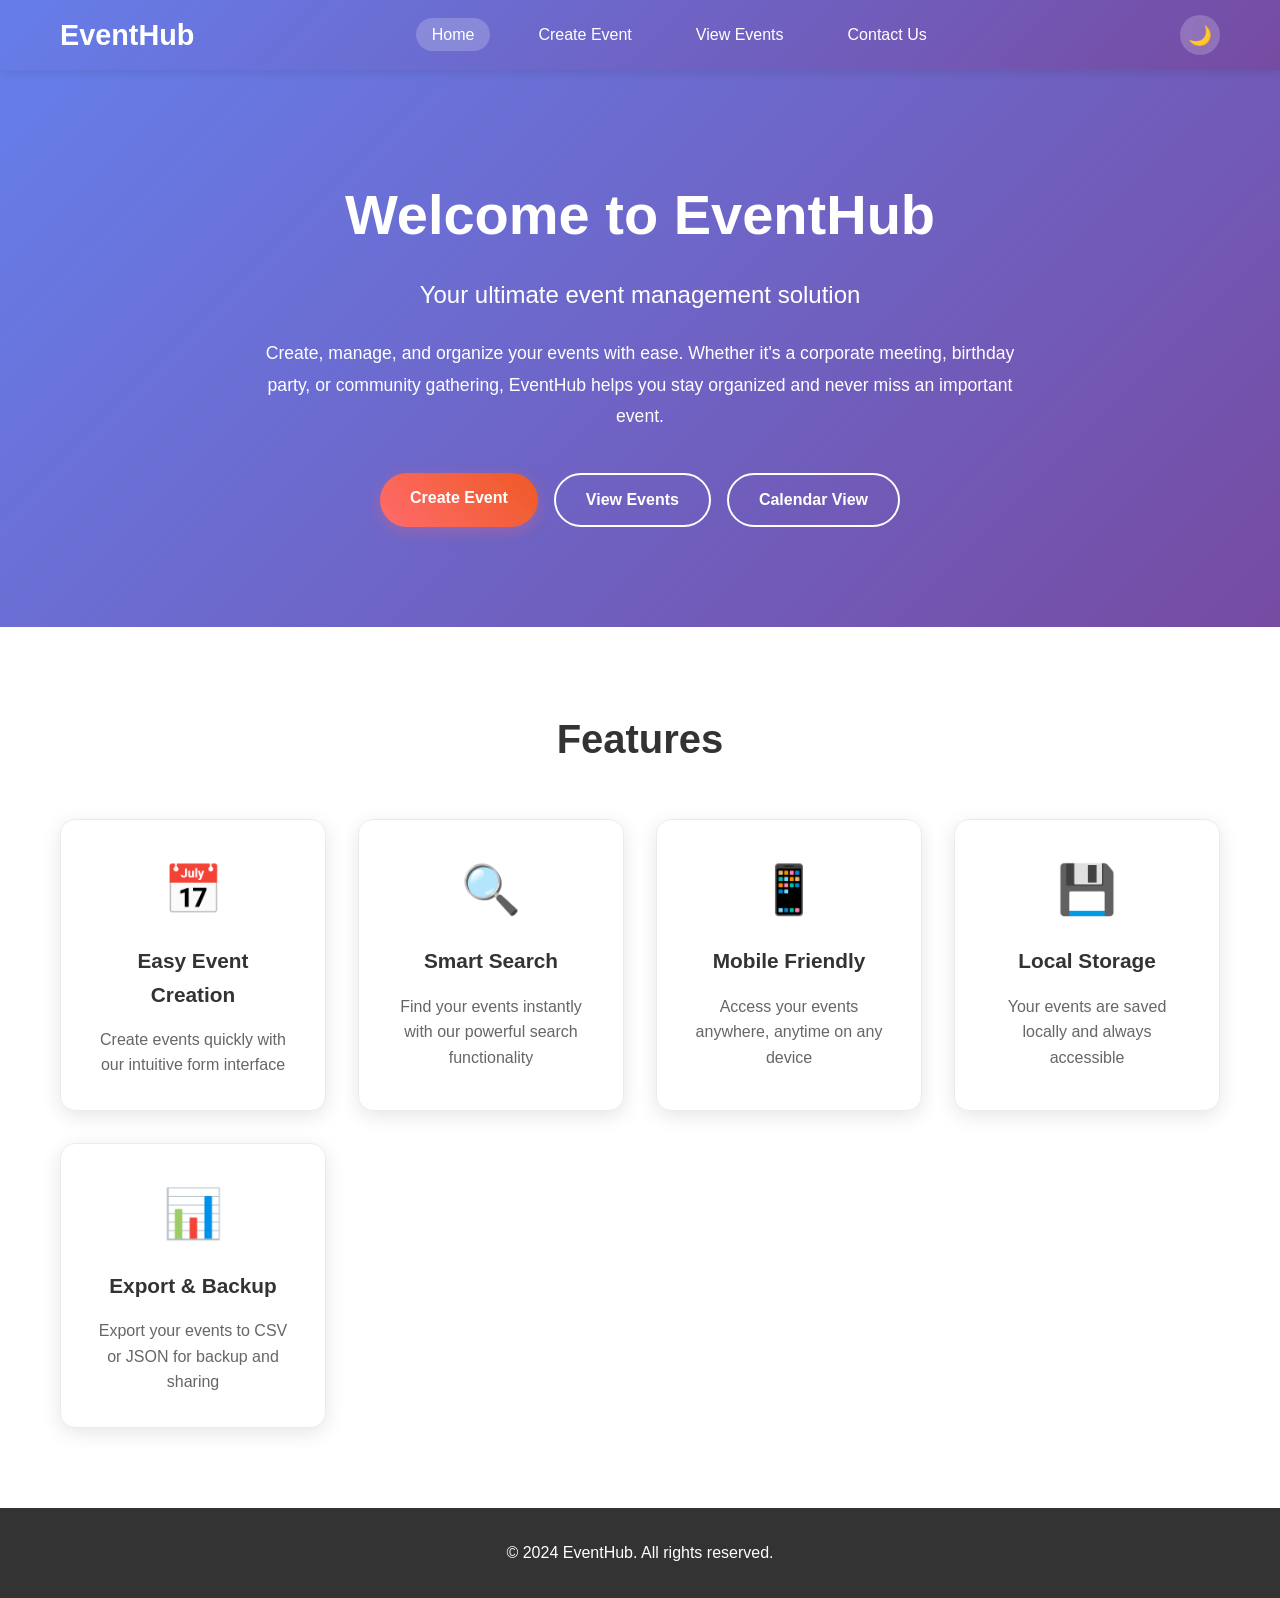
<file: index.html>
<!DOCTYPE html>
<html lang="en">
<head>
    <meta charset="UTF-8">
    <meta name="viewport" content="width=device-width, initial-scale=1.0">
    <title>Event Management System</title>
    <link rel="stylesheet" href="styles.css">
</head>
<body>
    <header>
        <nav class="navbar">
            <div class="nav-container">
                <div class="nav-logo">
                    <h2>EventHub</h2>
                </div>
                <ul class="nav-menu">
                    <li class="nav-item">
                        <a href="index.html" class="nav-link active">Home</a>
                    </li>
                    <li class="nav-item">
                        <a href="create-event.html" class="nav-link">Create Event</a>
                    </li>
                    <li class="nav-item">
                        <a href="view-events.html" class="nav-link">View Events</a>
                    </li>
                    <li class="nav-item">
                        <a href="contact.html" class="nav-link">Contact Us</a>
                    </li>
                </ul>
                <div class="theme-toggle">
                    <button id="themeToggle" class="theme-btn" aria-label="Toggle dark mode">
                        <span class="theme-icon">🌙</span>
                    </button>
                </div>
                <div class="hamburger">
                    <span class="bar"></span>
                    <span class="bar"></span>
                    <span class="bar"></span>
                </div>
            </div>
        </nav>
    </header>

    <main>
        <section class="hero">
            <div class="hero-content">
                <h1 class="hero-title">Welcome to EventHub</h1>
                <p class="hero-subtitle">Your ultimate event management solution</p>
                <p class="hero-description">
                    Create, manage, and organize your events with ease. Whether it's a corporate meeting, 
                    birthday party, or community gathering, EventHub helps you stay organized and never miss an important event.
                </p>
                <div class="hero-buttons">
                    <a href="create-event.html" class="btn btn-primary">Create Event</a>
                    <a href="view-events.html" class="btn btn-secondary">View Events</a>
                    <a href="calendar.html" class="btn btn-secondary">Calendar View</a>
                </div>
            </div>
        </section>

        <section class="features">
            <div class="container">
                <h2 class="section-title">Features</h2>
                <div class="features-grid">
                    <article class="feature-card">
                        <div class="feature-icon">📅</div>
                        <h3>Easy Event Creation</h3>
                        <p>Create events quickly with our intuitive form interface</p>
                    </article>
                    <article class="feature-card">
                        <div class="feature-icon">🔍</div>
                        <h3>Smart Search</h3>
                        <p>Find your events instantly with our powerful search functionality</p>
                    </article>
                    <article class="feature-card">
                        <div class="feature-icon">📱</div>
                        <h3>Mobile Friendly</h3>
                        <p>Access your events anywhere, anytime on any device</p>
                    </article>
                    <article class="feature-card">
                        <div class="feature-icon">💾</div>
                        <h3>Local Storage</h3>
                        <p>Your events are saved locally and always accessible</p>
                    </article>
                    <article class="feature-card">
                        <div class="feature-icon">📊</div>
                        <h3>Export & Backup</h3>
                        <p>Export your events to CSV or JSON for backup and sharing</p>
                    </article>
                </div>
            </div>
        </section>
    </main>

    <footer>
        <div class="container">
            <p>&copy; 2024 EventHub. All rights reserved.</p>
        </div>
    </footer>

    <script src="script.js"></script>
</body>
</html>
</file>
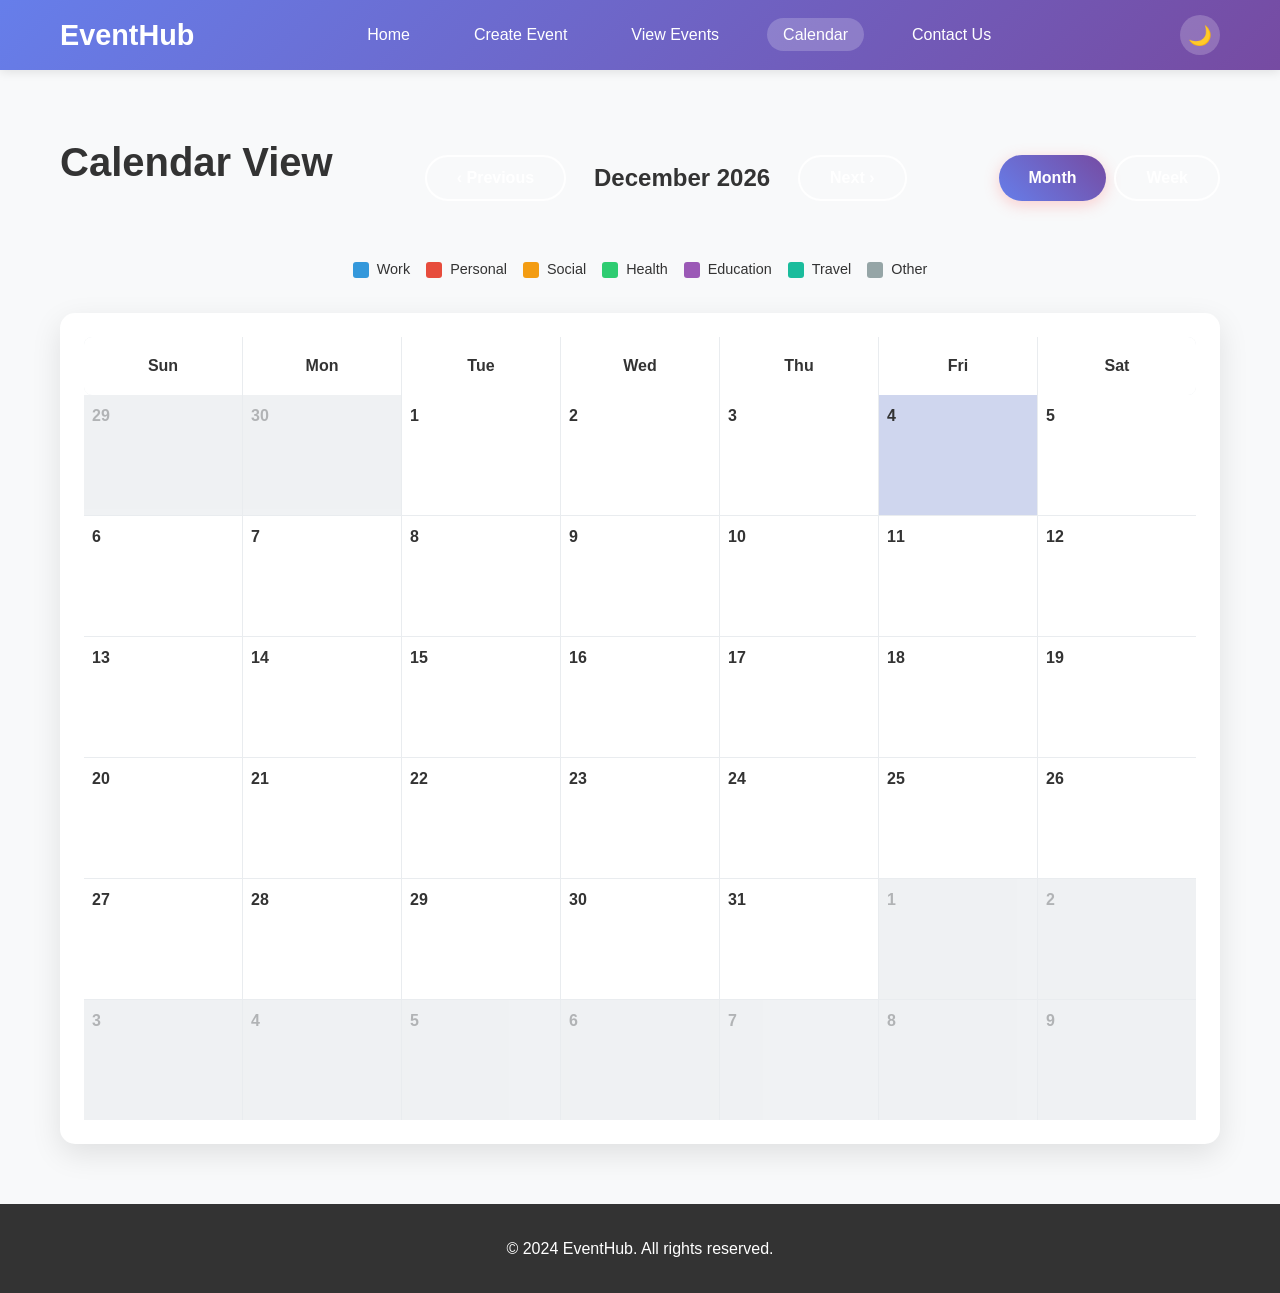
<file: calendar.html>
<!DOCTYPE html>
<html lang="en">
<head>
    <meta charset="UTF-8">
    <meta name="viewport" content="width=device-width, initial-scale=1.0">
    <title>Calendar View - EventHub</title>
    <link rel="stylesheet" href="styles.css">
</head>
<body>
    <header>
        <nav class="navbar">
            <div class="nav-container">
                <div class="nav-logo">
                    <h2>EventHub</h2>
                </div>
                <ul class="nav-menu">
                    <li class="nav-item">
                        <a href="index.html" class="nav-link">Home</a>
                    </li>
                    <li class="nav-item">
                        <a href="create-event.html" class="nav-link">Create Event</a>
                    </li>
                    <li class="nav-item">
                        <a href="view-events.html" class="nav-link">View Events</a>
                    </li>
                    <li class="nav-item">
                        <a href="calendar.html" class="nav-link active">Calendar</a>
                    </li>
                    <li class="nav-item">
                        <a href="contact.html" class="nav-link">Contact Us</a>
                    </li>
                </ul>
                <div class="theme-toggle">
                    <button id="themeToggle" class="theme-btn" aria-label="Toggle dark mode">
                        <span class="theme-icon">🌙</span>
                    </button>
                </div>
                <div class="hamburger">
                    <span class="bar"></span>
                    <span class="bar"></span>
                    <span class="bar"></span>
                </div>
            </div>
        </nav>
    </header>

    <main>
        <section class="calendar-section">
            <div class="container">
                <div class="calendar-header">
                    <h1 class="page-title">Calendar View</h1>
                    <div class="calendar-controls">
                        <button id="prevMonth" class="btn btn-secondary">‹ Previous</button>
                        <h2 id="currentMonth" class="current-month"></h2>
                        <button id="nextMonth" class="btn btn-secondary">Next ›</button>
                    </div>
                    <div class="view-toggle">
                        <button id="monthView" class="btn btn-primary active">Month</button>
                        <button id="weekView" class="btn btn-secondary">Week</button>
                    </div>
                </div>

                <div class="calendar-legend">
                    <div class="legend-item">
                        <span class="legend-color work"></span>
                        <span>Work</span>
                    </div>
                    <div class="legend-item">
                        <span class="legend-color personal"></span>
                        <span>Personal</span>
                    </div>
                    <div class="legend-item">
                        <span class="legend-color social"></span>
                        <span>Social</span>
                    </div>
                    <div class="legend-item">
                        <span class="legend-color health"></span>
                        <span>Health</span>
                    </div>
                    <div class="legend-item">
                        <span class="legend-color education"></span>
                        <span>Education</span>
                    </div>
                    <div class="legend-item">
                        <span class="legend-color travel"></span>
                        <span>Travel</span>
                    </div>
                    <div class="legend-item">
                        <span class="legend-color other"></span>
                        <span>Other</span>
                    </div>
                </div>

                <div id="calendarContainer" class="calendar-container">
                    <div id="monthViewContainer" class="month-view">
                        <div class="calendar-grid">
                            <div class="day-header">Sun</div>
                            <div class="day-header">Mon</div>
                            <div class="day-header">Tue</div>
                            <div class="day-header">Wed</div>
                            <div class="day-header">Thu</div>
                            <div class="day-header">Fri</div>
                            <div class="day-header">Sat</div>
                        </div>
                        <div id="calendarDays" class="calendar-days"></div>
                    </div>

                    <div id="weekViewContainer" class="week-view" style="display: none;">
                        <div class="week-grid">
                            <div class="time-column">
                                <div class="time-slot">12 AM</div>
                                <div class="time-slot">1 AM</div>
                                <div class="time-slot">2 AM</div>
                                <div class="time-slot">3 AM</div>
                                <div class="time-slot">4 AM</div>
                                <div class="time-slot">5 AM</div>
                                <div class="time-slot">6 AM</div>
                                <div class="time-slot">7 AM</div>
                                <div class="time-slot">8 AM</div>
                                <div class="time-slot">9 AM</div>
                                <div class="time-slot">10 AM</div>
                                <div class="time-slot">11 AM</div>
                                <div class="time-slot">12 PM</div>
                                <div class="time-slot">1 PM</div>
                                <div class="time-slot">2 PM</div>
                                <div class="time-slot">3 PM</div>
                                <div class="time-slot">4 PM</div>
                                <div class="time-slot">5 PM</div>
                                <div class="time-slot">6 PM</div>
                                <div class="time-slot">7 PM</div>
                                <div class="time-slot">8 PM</div>
                                <div class="time-slot">9 PM</div>
                                <div class="time-slot">10 PM</div>
                                <div class="time-slot">11 PM</div>
                            </div>
                            <div id="weekDays" class="week-days"></div>
                        </div>
                    </div>
                </div>
            </div>
        </section>
    </main>

    <footer>
        <div class="container">
            <p>&copy; 2024 EventHub. All rights reserved.</p>
        </div>
    </footer>

    <!-- Event Details Modal -->
    <div id="eventDetailsModal" class="modal">
        <div class="modal-content">
            <span class="close">&times;</span>
            <div id="eventDetailsContent"></div>
            <div class="modal-buttons">
                <button id="editEventBtn" class="btn btn-primary">Edit Event</button>
                <button id="deleteEventBtn" class="btn btn-danger">Delete Event</button>
                <button class="btn btn-secondary" onclick="closeEventDetailsModal()">Close</button>
            </div>
        </div>
    </div>

    <script src="script.js"></script>
</body>
</html>
</file>
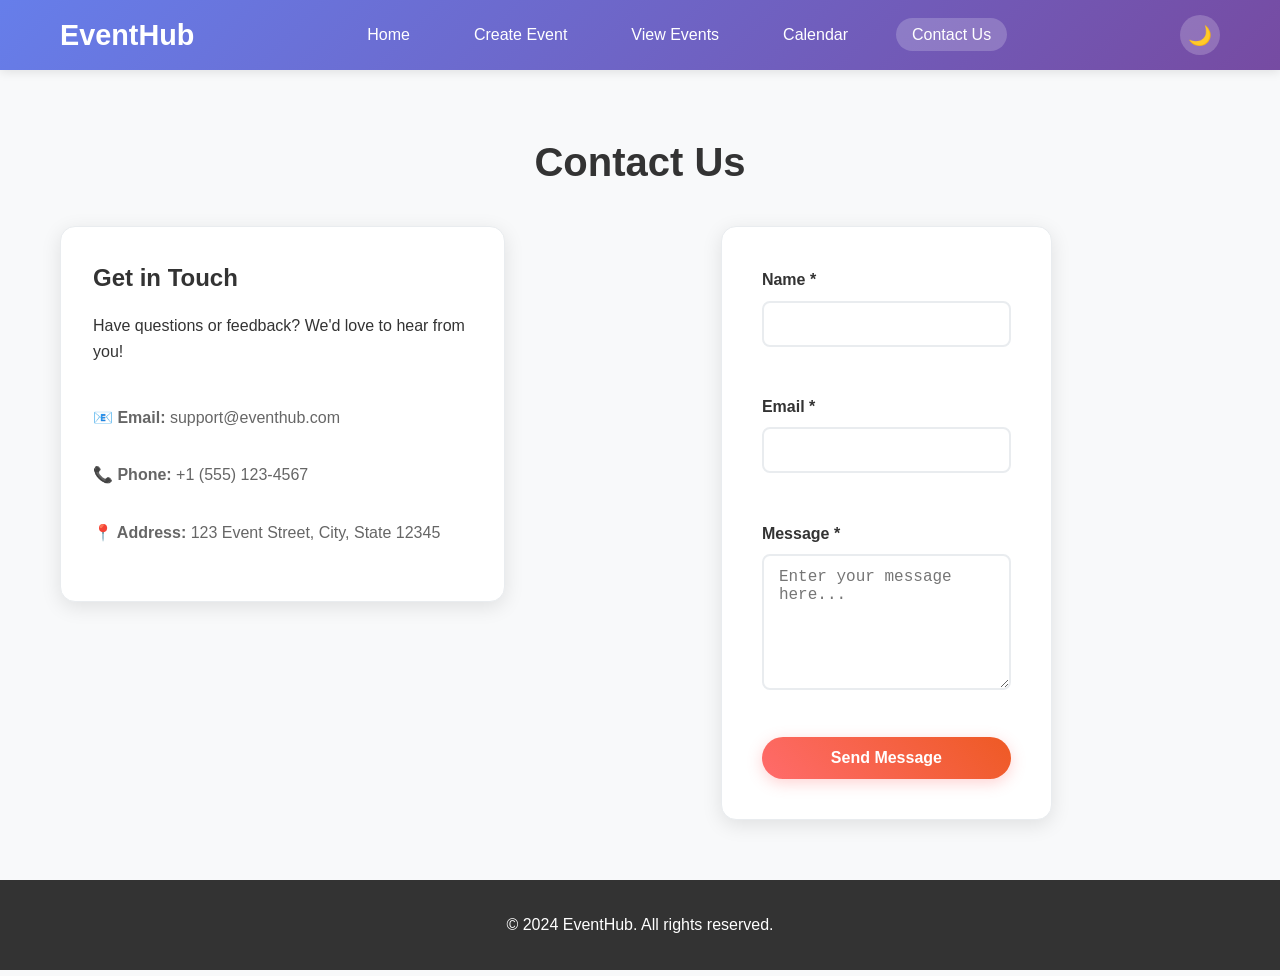
<file: contact.html>
<!DOCTYPE html>
<html lang="en">
<head>
    <meta charset="UTF-8">
    <meta name="viewport" content="width=device-width, initial-scale=1.0">
    <title>Contact Us - EventHub</title>
    <link rel="stylesheet" href="styles.css">
</head>
<body>
    <header>
        <nav class="navbar">
            <div class="nav-container">
                <div class="nav-logo">
                    <h2>EventHub</h2>
                </div>
                <ul class="nav-menu">
                    <li class="nav-item">
                        <a href="index.html" class="nav-link">Home</a>
                    </li>
                    <li class="nav-item">
                        <a href="create-event.html" class="nav-link">Create Event</a>
                    </li>
                    <li class="nav-item">
                        <a href="view-events.html" class="nav-link">View Events</a>
                    </li>
                    <li class="nav-item">
                        <a href="calendar.html" class="nav-link">Calendar</a>
                    </li>
                    <li class="nav-item">
                        <a href="contact.html" class="nav-link active">Contact Us</a>
                    </li>
                </ul>
                <div class="theme-toggle">
                    <button id="themeToggle" class="theme-btn" aria-label="Toggle dark mode">
                        <span class="theme-icon">🌙</span>
                    </button>
                </div>
                <div class="hamburger">
                    <span class="bar"></span>
                    <span class="bar"></span>
                    <span class="bar"></span>
                </div>
            </div>
        </nav>
    </header>

    <main>
        <section class="form-section">
            <div class="container">
                <h1 class="page-title">Contact Us</h1>
                <div class="contact-content">
                    <div class="contact-info">
                        <h3>Get in Touch</h3>
                        <p>Have questions or feedback? We'd love to hear from you!</p>
                        <div class="contact-details">
                            <div class="contact-item">
                                <strong>📧 Email:</strong> support@eventhub.com
                            </div>
                            <div class="contact-item">
                                <strong>📞 Phone:</strong> +1 (555) 123-4567
                            </div>
                            <div class="contact-item">
                                <strong>📍 Address:</strong> 123 Event Street, City, State 12345
                            </div>
                        </div>
                    </div>
                    
                    <div class="form-container">
                        <form id="contactForm" class="contact-form">
                            <div class="form-group">
                                <label for="contactName">Name *</label>
                                <input type="text" id="contactName" name="contactName" required>
                                <span class="error-message" id="contactNameError"></span>
                            </div>

                            <div class="form-group">
                                <label for="contactEmail">Email *</label>
                                <input type="email" id="contactEmail" name="contactEmail" required>
                                <span class="error-message" id="contactEmailError"></span>
                            </div>

                            <div class="form-group">
                                <label for="contactMessage">Message *</label>
                                <textarea id="contactMessage" name="contactMessage" rows="6" required placeholder="Enter your message here..."></textarea>
                                <span class="error-message" id="contactMessageError"></span>
                            </div>

                            <button type="submit" class="btn btn-primary btn-full">Send Message</button>
                        </form>
                    </div>
                </div>
            </div>
        </section>
    </main>

    <footer>
        <div class="container">
            <p>&copy; 2024 EventHub. All rights reserved.</p>
        </div>
    </footer>

    <script src="script.js"></script>
</body>
</html>
</file>
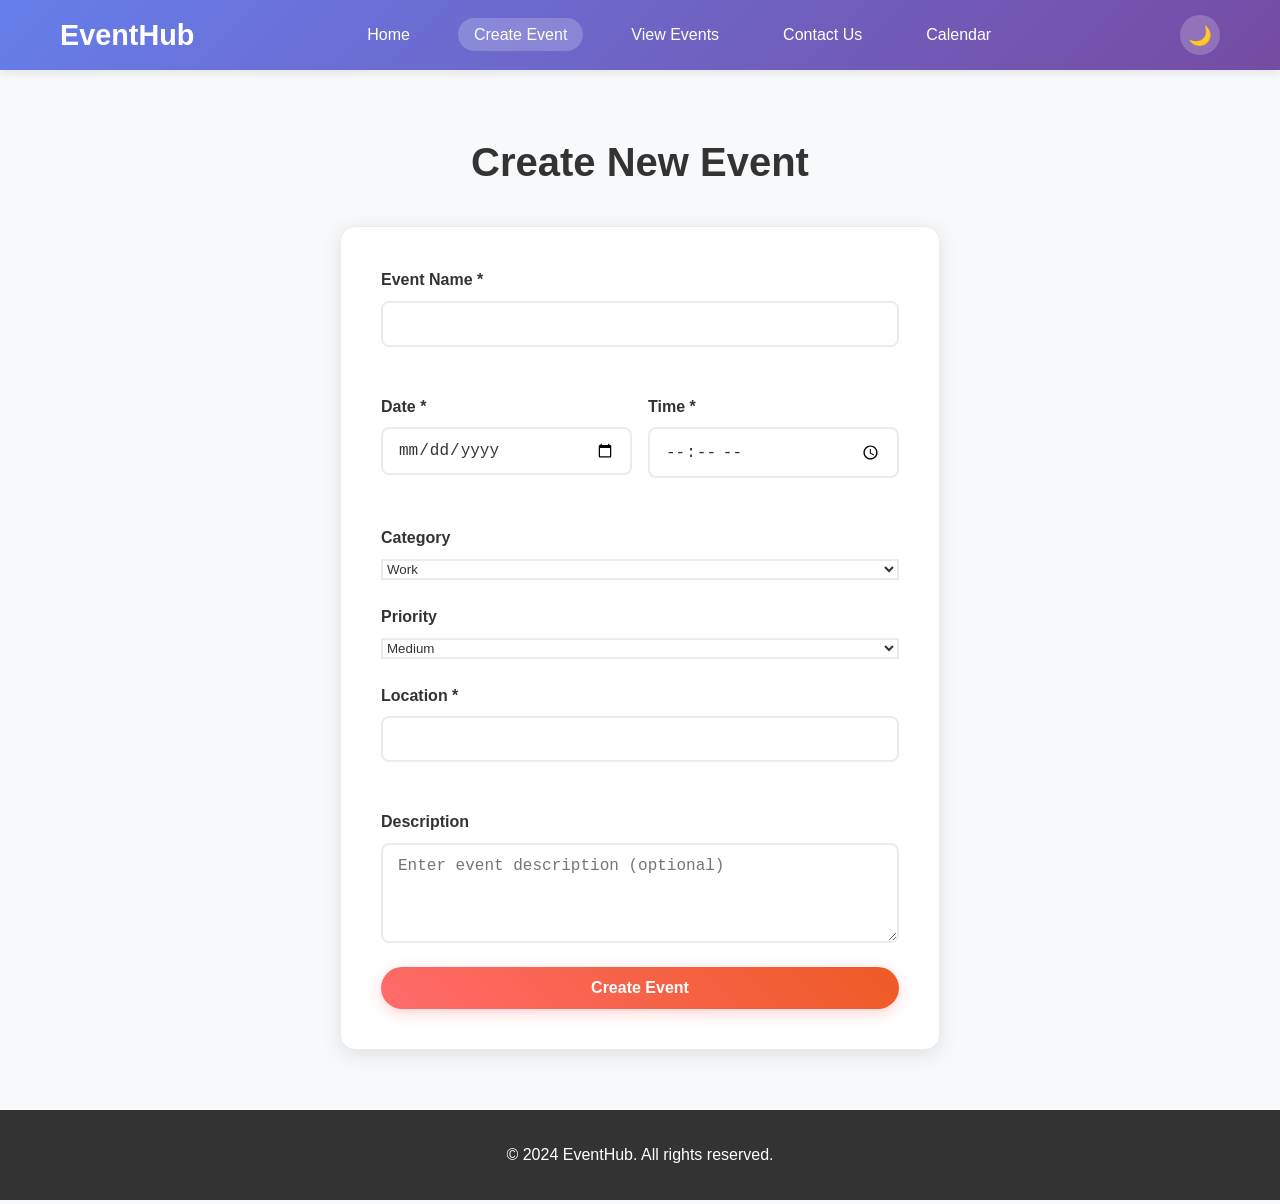
<file: create-event.html>
<!DOCTYPE html>
<html lang="en">
<head>
    <meta charset="UTF-8">
    <meta name="viewport" content="width=device-width, initial-scale=1.0">
    <title>Create Event - EventHub</title>
    <link rel="stylesheet" href="styles.css">
</head>
<body>
    <header>
        <nav class="navbar">
            <div class="nav-container">
                <div class="nav-logo">
                    <h2>EventHub</h2>
                </div>
                <ul class="nav-menu">
                    <li class="nav-item">
                        <a href="index.html" class="nav-link">Home</a>
                    </li>
                    <li class="nav-item">
                        <a href="create-event.html" class="nav-link active">Create Event</a>
                    </li>
                    <li class="nav-item">
                        <a href="view-events.html" class="nav-link">View Events</a>
                    </li>
                    <li class="nav-item">
                        <a href="contact.html" class="nav-link">Contact Us</a>
                    </li>
                    <li class="nav-item">
                        <a href="calendar.html" class="nav-link">Calendar</a>
                    </li>
                </ul>
                <div class="theme-toggle">
                    <button id="themeToggle" class="theme-btn" aria-label="Toggle dark mode">
                        <span class="theme-icon">🌙</span>
                    </button>
                </div>
                <div class="hamburger">
                    <span class="bar"></span>
                    <span class="bar"></span>
                    <span class="bar"></span>
                </div>
            </div>
        </nav>
    </header>

    <main>
        <section class="form-section">
            <div class="container">
                <h1 class="page-title">Create New Event</h1>
                <div class="form-container">
                    <form id="eventForm" class="event-form">
                        <div class="form-group">
                            <label for="eventName">Event Name *</label>
                            <input type="text" id="eventName" name="eventName" required>
                            <span class="error-message" id="eventNameError"></span>
                        </div>

                        <div class="form-row">
                            <div class="form-group">
                                <label for="eventDate">Date *</label>
                                <input type="date" id="eventDate" name="eventDate" required>
                                <span class="error-message" id="eventDateError"></span>
                            </div>
                            <div class="form-group">
                                <label for="eventTime">Time *</label>
                                <input type="time" id="eventTime" name="eventTime" required>
                                <span class="error-message" id="eventTimeError"></span>
                            </div>
                        </div>

                        <div class="form-group">
                            <label for="eventCategory">Category</label>
                            <select id="eventCategory" name="eventCategory">
                                <option value="work">Work</option>
                                <option value="personal">Personal</option>
                                <option value="social">Social</option>
                                <option value="health">Health</option>
                                <option value="education">Education</option>
                                <option value="travel">Travel</option>
                                <option value="other">Other</option>
                            </select>
                        </div>

                        <div class="form-group">
                            <label for="eventPriority">Priority</label>
                            <select id="eventPriority" name="eventPriority">
                                <option value="low">Low</option>
                                <option value="medium" selected>Medium</option>
                                <option value="high">High</option>
                            </select>
                        </div>

                        <div class="form-group">
                            <label for="eventLocation">Location *</label>
                            <input type="text" id="eventLocation" name="eventLocation" required>
                            <span class="error-message" id="eventLocationError"></span>
                        </div>

                        <div class="form-group">
                            <label for="eventDescription">Description</label>
                            <textarea id="eventDescription" name="eventDescription" rows="4" placeholder="Enter event description (optional)"></textarea>
                        </div>

                        <button type="submit" class="btn btn-primary btn-full">Create Event</button>
                    </form>
                </div>
            </div>
        </section>
    </main>

    <footer>
        <div class="container">
            <p>&copy; 2024 EventHub. All rights reserved.</p>
        </div>
    </footer>

    <div id="successModal" class="modal">
        <div class="modal-content">
            <span class="close">&times;</span>
            <h2>Success!</h2>
            <p>Your event has been created successfully.</p>
            <div class="modal-buttons">
                <a href="view-events.html" class="btn btn-primary">View Events</a>
                <button class="btn btn-secondary" onclick="closeModal()">Create Another</button>
            </div>
        </div>
    </div>

    <script src="script.js"></script>
</body>
</html>
</file>
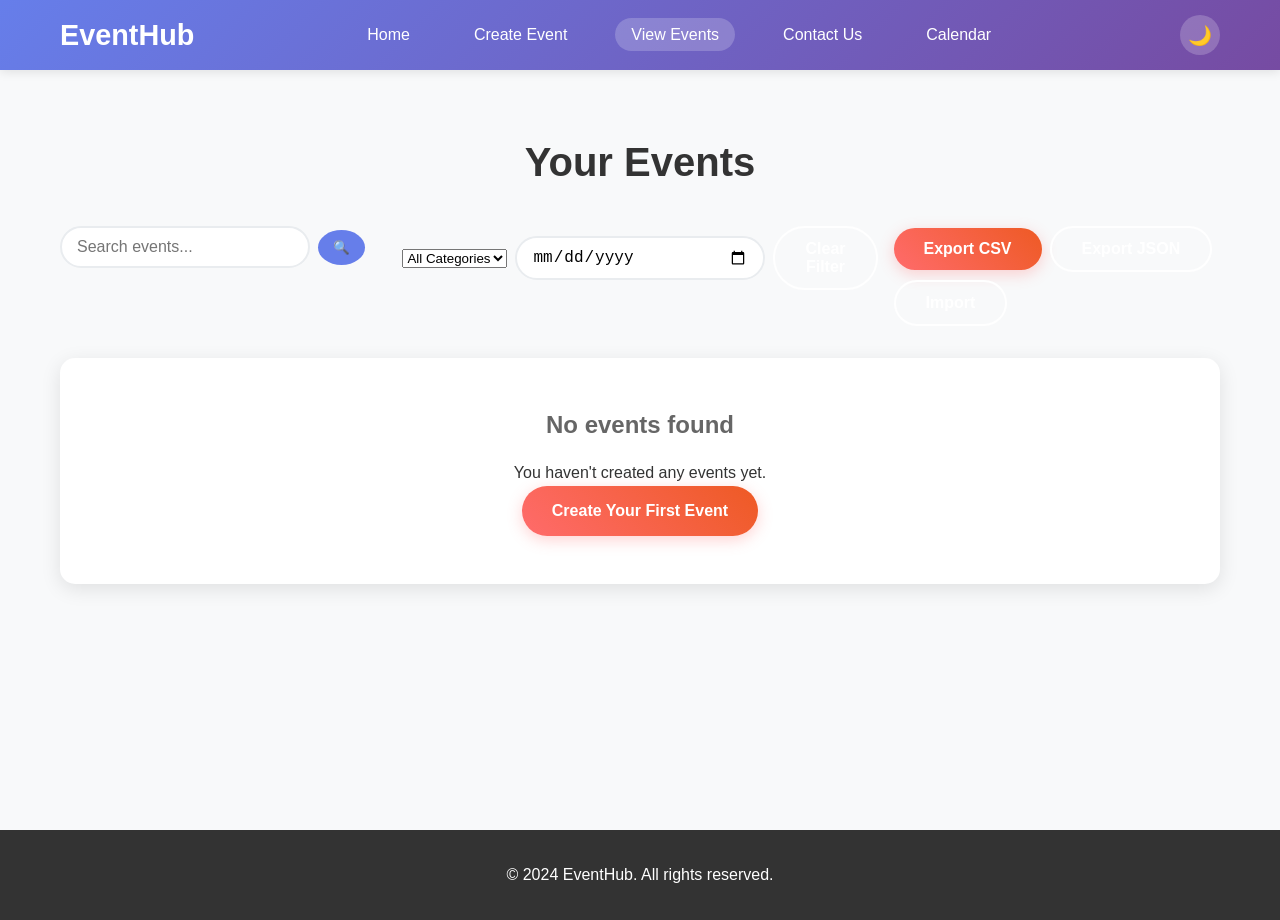
<file: edit-event.html>
<!DOCTYPE html>
<html lang="en">
<head>
    <meta charset="UTF-8">
    <meta name="viewport" content="width=device-width, initial-scale=1.0">
    <title>Edit Event - EventHub</title>
    <link rel="stylesheet" href="styles.css">
</head>
<body>
    <header>
        <nav class="navbar">
            <div class="nav-container">
                <div class="nav-logo">
                    <h2>EventHub</h2>
                </div>
                <ul class="nav-menu">
                    <li class="nav-item">
                        <a href="index.html" class="nav-link">Home</a>
                    </li>
                    <li class="nav-item">
                        <a href="create-event.html" class="nav-link">Create Event</a>
                    </li>
                    <li class="nav-item">
                        <a href="view-events.html" class="nav-link">View Events</a>
                    </li>
                    <li class="nav-item">
                        <a href="calendar.html" class="nav-link">Calendar</a>
                    </li>
                    <li class="nav-item">
                        <a href="contact.html" class="nav-link">Contact Us</a>
                    </li>
                </ul>
                <div class="theme-toggle">
                    <button id="themeToggle" class="theme-btn" aria-label="Toggle dark mode">
                        <span class="theme-icon">🌙</span>
                    </button>
                </div>
                <div class="hamburger">
                    <span class="bar"></span>
                    <span class="bar"></span>
                    <span class="bar"></span>
                </div>
            </div>
        </nav>
    </header>

    <main>
        <section class="form-section">
            <div class="container">
                <h1 class="page-title">Edit Event</h1>
                <div class="form-container">
                    <form id="editEventForm" class="event-form">
                        <input type="hidden" id="eventId" name="eventId">
                        
                        <div class="form-group">
                            <label for="eventName">Event Name *</label>
                            <input type="text" id="eventName" name="eventName" required>
                            <span class="error-message" id="eventNameError"></span>
                        </div>

                        <div class="form-row">
                            <div class="form-group">
                                <label for="eventDate">Date *</label>
                                <input type="date" id="eventDate" name="eventDate" required>
                                <span class="error-message" id="eventDateError"></span>
                            </div>
                            <div class="form-group">
                                <label for="eventTime">Time *</label>
                                <input type="time" id="eventTime" name="eventTime" required>
                                <span class="error-message" id="eventTimeError"></span>
                            </div>
                        </div>

                        <div class="form-group">
                            <label for="eventCategory">Category</label>
                            <select id="eventCategory" name="eventCategory">
                                <option value="work">Work</option>
                                <option value="personal">Personal</option>
                                <option value="social">Social</option>
                                <option value="health">Health</option>
                                <option value="education">Education</option>
                                <option value="travel">Travel</option>
                                <option value="other">Other</option>
                            </select>
                        </div>

                        <div class="form-group">
                            <label for="eventPriority">Priority</label>
                            <select id="eventPriority" name="eventPriority">
                                <option value="low">Low</option>
                                <option value="medium">Medium</option>
                                <option value="high">High</option>
                            </select>
                        </div>

                        <div class="form-group">
                            <label for="eventLocation">Location *</label>
                            <input type="text" id="eventLocation" name="eventLocation" required>
                            <span class="error-message" id="eventLocationError"></span>
                        </div>

                        <div class="form-group">
                            <label for="eventDescription">Description</label>
                            <textarea id="eventDescription" name="eventDescription" rows="4" placeholder="Enter event description (optional)"></textarea>
                        </div>

                        <div class="form-buttons">
                            <button type="submit" class="btn btn-primary">Update Event</button>
                            <a href="view-events.html" class="btn btn-secondary">Cancel</a>
                        </div>
                    </form>
                </div>
            </div>
        </section>
    </main>

    <footer>
        <div class="container">
            <p>&copy; 2024 EventHub. All rights reserved.</p>
        </div>
    </footer>

    <div id="successModal" class="modal">
        <div class="modal-content">
            <span class="close">&times;</span>
            <h2>Success!</h2>
            <p>Your event has been updated successfully.</p>
            <div class="modal-buttons">
                <a href="view-events.html" class="btn btn-primary">View Events</a>
                <a href="calendar.html" class="btn btn-secondary">View Calendar</a>
            </div>
        </div>
    </div>

    <script src="script.js"></script>
</body>
</html>
</file>
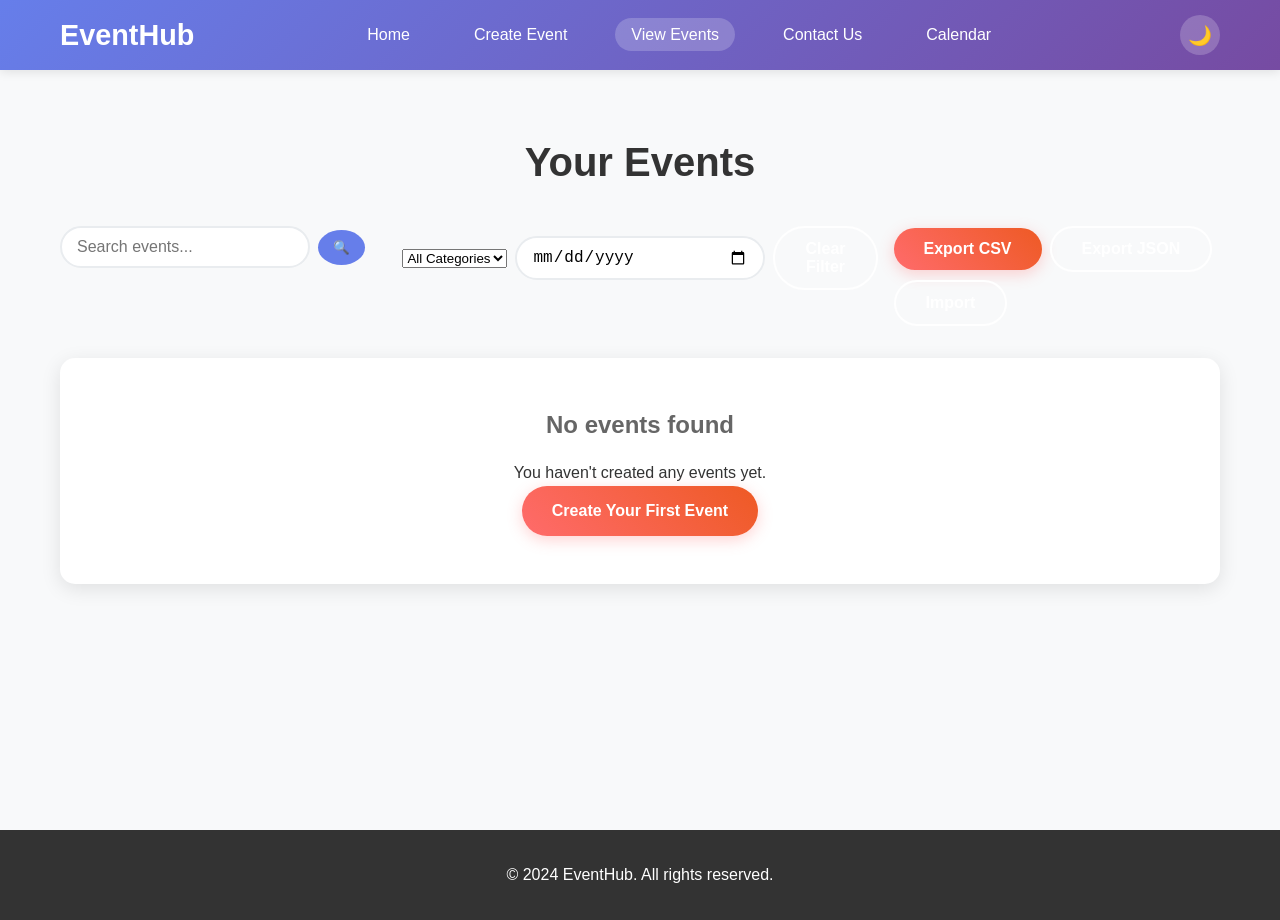
<file: view-events.html>
<!DOCTYPE html>
<html lang="en">
<head>
    <meta charset="UTF-8">
    <meta name="viewport" content="width=device-width, initial-scale=1.0">
    <title>View Events - EventHub</title>
    <link rel="stylesheet" href="styles.css">
</head>
<body>
    <header>
        <nav class="navbar">
            <div class="nav-container">
                <div class="nav-logo">
                    <h2>EventHub</h2>
                </div>
                <ul class="nav-menu">
                    <li class="nav-item">
                        <a href="index.html" class="nav-link">Home</a>
                    </li>
                    <li class="nav-item">
                        <a href="create-event.html" class="nav-link">Create Event</a>
                    </li>
                    <li class="nav-item">
                        <a href="view-events.html" class="nav-link active">View Events</a>
                    </li>
                    <li class="nav-item">
                        <a href="contact.html" class="nav-link">Contact Us</a>
                    </li>
                    <li class="nav-item">
                        <a href="calendar.html" class="nav-link">Calendar</a>
                    </li>
                </ul>
                <div class="theme-toggle">
                    <button id="themeToggle" class="theme-btn" aria-label="Toggle dark mode">
                        <span class="theme-icon">🌙</span>
                    </button>
                </div>
                <div class="hamburger">
                    <span class="bar"></span>
                    <span class="bar"></span>
                    <span class="bar"></span>
                </div>
            </div>
        </nav>
    </header>

    <main>
        <section class="events-section">
            <div class="container">
                <h1 class="page-title">Your Events</h1>
                
                <div class="search-filter-container">
                    <div class="search-box">
                        <input type="text" id="searchInput" placeholder="Search events...">
                        <button id="searchBtn">🔍</button>
                    </div>
                    <div class="filter-box">
                        <select id="categoryFilter">
                            <option value="">All Categories</option>
                            <option value="work">Work</option>
                            <option value="personal">Personal</option>
                            <option value="social">Social</option>
                            <option value="health">Health</option>
                            <option value="education">Education</option>
                            <option value="travel">Travel</option>
                            <option value="other">Other</option>
                        </select>
                        <input type="date" id="filterDate" placeholder="Filter by date">
                        <button id="clearFilter" class="btn btn-secondary">Clear Filter</button>
                    </div>
                    <div class="export-box">
                        <button id="exportCSV" class="btn btn-primary">Export CSV</button>
                        <button id="exportJSON" class="btn btn-secondary">Export JSON</button>
                        <input type="file" id="importFile" accept=".json,.csv" style="display: none;">
                        <button id="importBtn" class="btn btn-secondary">Import</button>
                    </div>
                </div>

                <div id="eventsContainer" class="events-container">
                    <!-- Events will be dynamically loaded here -->
                </div>

                <div id="noEventsMessage" class="no-events" style="display: none;">
                    <h3>No events found</h3>
                    <p>You haven't created any events yet.</p>
                    <a href="create-event.html" class="btn btn-primary">Create Your First Event</a>
                </div>
            </div>
        </section>
    </main>

    <footer>
        <div class="container">
            <p>&copy; 2024 EventHub. All rights reserved.</p>
        </div>
    </footer>

    <div id="deleteModal" class="modal">
        <div class="modal-content">
            <h2>Confirm Delete</h2>
            <p>Are you sure you want to delete this event? This action cannot be undone.</p>
            <div class="modal-buttons">
                <button id="confirmDelete" class="btn btn-danger">Delete</button>
                <button id="cancelDelete" class="btn btn-secondary">Cancel</button>
            </div>
        </div>
    </div>

    <script src="script.js"></script>
</body>
</html>
</file>
<file: styles.css>
/* Reset and Base Styles */
* {
  margin: 0;
  padding: 0;
  box-sizing: border-box;
}

body {
  font-family: "Segoe UI", Tahoma, Geneva, Verdana, sans-serif;
  line-height: 1.6;
  color: #333;
  background-color: #f8f9fa;
}

.container {
  max-width: 1200px;
  margin: 0 auto;
  padding: 0 20px;
}

/* Navigation */
.navbar {
  background: linear-gradient(135deg, #667eea 0%, #764ba2 100%);
  box-shadow: 0 2px 10px rgba(0, 0, 0, 0.1);
  position: sticky;
  top: 0;
  z-index: 1000;
}

.nav-container {
  max-width: 1200px;
  margin: 0 auto;
  padding: 0 20px;
  display: flex;
  justify-content: space-between;
  align-items: center;
  height: 70px;
}

.nav-logo h2 {
  color: white;
  font-size: 1.8rem;
  font-weight: 700;
}

.nav-menu {
  display: flex;
  list-style: none;
  gap: 2rem;
}

.nav-link {
  color: white;
  text-decoration: none;
  font-weight: 500;
  padding: 0.5rem 1rem;
  border-radius: 25px;
  transition: all 0.3s ease;
}

.nav-link:hover,
.nav-link.active {
  background-color: rgba(255, 255, 255, 0.2);
  transform: translateY(-2px);
}

.hamburger {
  display: none;
  flex-direction: column;
  cursor: pointer;
}

.bar {
  width: 25px;
  height: 3px;
  background-color: white;
  margin: 3px 0;
  transition: 0.3s;
}

/* Hero Section */
.hero {
  background: linear-gradient(135deg, #667eea 0%, #764ba2 100%);
  color: white;
  padding: 100px 0;
  text-align: center;
}

.hero-content {
  max-width: 800px;
  margin: 0 auto;
  padding: 0 20px;
}

.hero-title {
  font-size: 3.5rem;
  font-weight: 700;
  margin-bottom: 1rem;
  animation: fadeInUp 1s ease;
}

.hero-subtitle {
  font-size: 1.5rem;
  margin-bottom: 1.5rem;
  opacity: 0.9;
  animation: fadeInUp 1s ease 0.2s both;
}

.hero-description {
  font-size: 1.1rem;
  margin-bottom: 2.5rem;
  opacity: 0.8;
  line-height: 1.8;
  animation: fadeInUp 1s ease 0.4s both;
}

.hero-buttons {
  display: flex;
  gap: 1rem;
  justify-content: center;
  flex-wrap: wrap;
  animation: fadeInUp 1s ease 0.6s both;
}

/* Buttons */
.btn {
  display: inline-block;
  padding: 12px 30px;
  border-radius: 50px;
  text-decoration: none;
  font-weight: 600;
  text-align: center;
  transition: all 0.3s ease;
  border: none;
  cursor: pointer;
  font-size: 1rem;
}

.btn-primary {
  background: linear-gradient(45deg, #ff6b6b, #ee5a24);
  color: white;
  box-shadow: 0 4px 15px rgba(255, 107, 107, 0.3);
}

.btn-primary:hover {
  transform: translateY(-3px);
  box-shadow: 0 6px 20px rgba(255, 107, 107, 0.4);
}

.btn-secondary {
  background: transparent;
  color: white;
  border: 2px solid white;
}

.btn-secondary:hover {
  background: white;
  color: #667eea;
  transform: translateY(-3px);
}

.btn-danger {
  background: linear-gradient(45deg, #ff4757, #c44569);
  color: white;
}

.btn-danger:hover {
  transform: translateY(-2px);
  box-shadow: 0 4px 15px rgba(255, 71, 87, 0.3);
}

.btn-full {
  width: 100%;
}

/* Features Section */
.features {
  padding: 80px 0;
  background: white;
}

.section-title {
  text-align: center;
  font-size: 2.5rem;
  margin-bottom: 3rem;
  color: #333;
}

.features-grid {
  display: grid;
  grid-template-columns: repeat(auto-fit, minmax(250px, 1fr));
  gap: 2rem;
}

.feature-card {
  background: white;
  padding: 2rem;
  border-radius: 15px;
  text-align: center;
  box-shadow: 0 5px 20px rgba(0, 0, 0, 0.1);
  transition: all 0.3s ease;
  border: 1px solid #e9ecef;
}

.feature-card:hover {
  transform: translateY(-10px);
  box-shadow: 0 15px 40px rgba(0, 0, 0, 0.15);
}

.feature-icon {
  font-size: 3rem;
  margin-bottom: 1rem;
}

.feature-card h3 {
  font-size: 1.3rem;
  margin-bottom: 1rem;
  color: #333;
}

.feature-card p {
  color: #666;
  line-height: 1.6;
}

/* Form Sections */
.form-section {
  padding: 60px 0;
  min-height: calc(100vh - 140px);
}

.page-title {
  text-align: center;
  font-size: 2.5rem;
  margin-bottom: 2rem;
  color: #333;
}

.form-container {
  max-width: 600px;
  margin: 0 auto;
  background: white;
  padding: 2.5rem;
  border-radius: 15px;
  box-shadow: 0 10px 30px rgba(0, 0, 0, 0.1);
}

.event-form,
.contact-form {
  display: flex;
  flex-direction: column;
  gap: 1.5rem;
}

.form-row {
  display: grid;
  grid-template-columns: 1fr 1fr;
  gap: 1rem;
}

.form-group {
  display: flex;
  flex-direction: column;
}

.form-group label {
  font-weight: 600;
  margin-bottom: 0.5rem;
  color: #333;
}

.form-group input,
.form-group textarea {
  padding: 12px 15px;
  border: 2px solid #e9ecef;
  border-radius: 8px;
  font-size: 1rem;
  transition: all 0.3s ease;
  background: #f8f9fa;
}

.form-group input:focus,
.form-group textarea:focus {
  outline: none;
  border-color: #667eea;
  background: white;
  box-shadow: 0 0 0 3px rgba(102, 126, 234, 0.1);
}

.error-message {
  color: #ff4757;
  font-size: 0.875rem;
  margin-top: 0.25rem;
  min-height: 1.2rem;
}

/* Contact Page */
.contact-content {
  display: grid;
  grid-template-columns: 1fr 1.5fr;
  gap: 3rem;
  align-items: start;
}

.contact-info {
  background: white;
  padding: 2rem;
  border-radius: 15px;
  box-shadow: 0 5px 20px rgba(0, 0, 0, 0.1);
}

.contact-info h3 {
  font-size: 1.5rem;
  margin-bottom: 1rem;
  color: #333;
}

.contact-details {
  margin-top: 2rem;
}

.contact-item {
  margin-bottom: 1rem;
  padding: 0.5rem 0;
  color: #666;
}

/* Events Page */
.events-section {
  padding: 60px 0;
  min-height: calc(100vh - 140px);
}

.search-filter-container {
  display: flex;
  gap: 1rem;
  margin-bottom: 2rem;
  flex-wrap: wrap;
  justify-content: center;
}

.search-box,
.filter-box {
  display: flex;
  gap: 0.5rem;
  align-items: center;
}

.search-box input,
.filter-box input {
  padding: 10px 15px;
  border: 2px solid #e9ecef;
  border-radius: 25px;
  font-size: 1rem;
  min-width: 250px;
}

.search-box button {
  background: #667eea;
  color: white;
  border: none;
  padding: 10px 15px;
  border-radius: 50%;
  cursor: pointer;
  transition: all 0.3s ease;
}

.search-box button:hover {
  background: #5a67d8;
  transform: scale(1.1);
}

.events-container {
  display: grid;
  grid-template-columns: repeat(auto-fill, minmax(350px, 1fr));
  gap: 2rem;
}

.event-card {
  background: white;
  border-radius: 15px;
  padding: 1.5rem;
  box-shadow: 0 5px 20px rgba(0, 0, 0, 0.1);
  transition: all 0.3s ease;
  border-left: 4px solid #667eea;
}

.event-card:hover {
  transform: translateY(-5px);
  box-shadow: 0 10px 30px rgba(0, 0, 0, 0.15);
}

.event-header {
  display: flex;
  justify-content: space-between;
  align-items: flex-start;
  margin-bottom: 1rem;
}

.event-title {
  font-size: 1.3rem;
  font-weight: 700;
  color: #333;
  margin: 0;
}

.delete-btn {
  background: #ff4757;
  color: white;
  border: none;
  padding: 8px 12px;
  border-radius: 20px;
  cursor: pointer;
  font-size: 0.875rem;
  transition: all 0.3s ease;
}

.delete-btn:hover {
  background: #ff3742;
  transform: scale(1.05);
}

.event-details {
  display: flex;
  flex-direction: column;
  gap: 0.5rem;
}

.event-detail {
  display: flex;
  align-items: center;
  gap: 0.5rem;
  color: #666;
}

.event-detail strong {
  color: #333;
  min-width: 60px;
}

.event-description {
  margin-top: 1rem;
  padding-top: 1rem;
  border-top: 1px solid #e9ecef;
  color: #666;
  line-height: 1.6;
}

.no-events {
  text-align: center;
  padding: 3rem;
  background: white;
  border-radius: 15px;
  box-shadow: 0 5px 20px rgba(0, 0, 0, 0.1);
}

.no-events h3 {
  font-size: 1.5rem;
  margin-bottom: 1rem;
  color: #666;
}

/* Modal */
.modal {
  display: none;
  position: fixed;
  z-index: 2000;
  left: 0;
  top: 0;
  width: 100%;
  height: 100%;
  background-color: rgba(0, 0, 0, 0.5);
  animation: fadeIn 0.3s ease;
}

.modal-content {
  background-color: white;
  margin: 10% auto;
  padding: 2rem;
  border-radius: 15px;
  width: 90%;
  max-width: 500px;
  text-align: center;
  animation: slideIn 0.3s ease;
  box-shadow: 0 20px 60px rgba(0, 0, 0, 0.3);
}

.close {
  color: #aaa;
  float: right;
  font-size: 28px;
  font-weight: bold;
  cursor: pointer;
  line-height: 1;
}

.close:hover {
  color: #333;
}

.modal-buttons {
  display: flex;
  gap: 1rem;
  justify-content: center;
  margin-top: 1.5rem;
  flex-wrap: wrap;
}

/* Footer */
footer {
  background: #333;
  color: white;
  text-align: center;
  padding: 2rem 0;
  margin-top: auto;
}

/* Animations */
@keyframes fadeInUp {
  from {
    opacity: 0;
    transform: translateY(30px);
  }
  to {
    opacity: 1;
    transform: translateY(0);
  }
}

@keyframes fadeIn {
  from {
    opacity: 0;
  }
  to {
    opacity: 1;
  }
}

@keyframes slideIn {
  from {
    opacity: 0;
    transform: translateY(-50px);
  }
  to {
    opacity: 1;
    transform: translateY(0);
  }
}

/* Responsive Design */
@media screen and (max-width: 768px) {
  .hamburger {
    display: flex;
  }

  .nav-menu {
    position: fixed;
    left: -100%;
    top: 70px;
    flex-direction: column;
    background: linear-gradient(135deg, #667eea 0%, #764ba2 100%);
    width: 100%;
    text-align: center;
    transition: 0.3s;
    box-shadow: 0 10px 27px rgba(0, 0, 0, 0.05);
    padding: 2rem 0;
  }

  .nav-menu.active {
    left: 0;
  }

  .hero-title {
    font-size: 2.5rem;
  }

  .hero-subtitle {
    font-size: 1.2rem;
  }

  .hero-buttons {
    flex-direction: column;
    align-items: center;
  }

  .btn {
    width: 200px;
  }

  .form-row {
    grid-template-columns: 1fr;
  }

  .contact-content {
    grid-template-columns: 1fr;
  }

  .search-filter-container {
    flex-direction: column;
    align-items: center;
  }

  .search-box input,
  .filter-box input {
    min-width: 200px;
  }

  .events-container {
    grid-template-columns: 1fr;
  }

  .modal-content {
    margin: 20% auto;
    width: 95%;
  }

  .modal-buttons {
    flex-direction: column;
  }
}

@media screen and (max-width: 480px) {
  .hero {
    padding: 60px 0;
  }

  .hero-title {
    font-size: 2rem;
  }

  .form-container {
    padding: 1.5rem;
    margin: 0 10px;
  }

  .contact-info {
    padding: 1.5rem;
  }

  .features-grid {
    grid-template-columns: 1fr;
  }

  .feature-card {
    padding: 1.5rem;
  }
}

/* Utility Classes */
.text-center {
  text-align: center;
}
.mb-1 {
  margin-bottom: 1rem;
}
.mb-2 {
  margin-bottom: 2rem;
}
.mt-1 {
  margin-top: 1rem;
}
.mt-2 {
  margin-top: 2rem;
}

/* Form Validation States */
.form-group input.error,
.form-group textarea.error {
  border-color: #ff4757;
  background-color: #fff5f5;
}

.form-group input.success,
.form-group textarea.success {
  border-color: #2ed573;
  background-color: #f0fff4;
}

/* Loading States */
.btn.loading {
  opacity: 0.7;
  cursor: not-allowed;
  position: relative;
}

.btn.loading::after {
  content: "";
  position: absolute;
  width: 16px;
  height: 16px;
  margin: auto;
  border: 2px solid transparent;
  border-top-color: currentColor;
  border-radius: 50%;
  animation: spin 1s linear infinite;
}

@keyframes spin {
  0% {
    transform: rotate(0deg);
  }
  100% {
    transform: rotate(360deg);
  }
}

/* Dark Mode Variables */
:root {
  --bg-color: #f8f9fa;
  --text-color: #333;
  --card-bg: white;
  --border-color: #e9ecef;
  --shadow: rgba(0, 0, 0, 0.1);
  --navbar-bg: linear-gradient(135deg, #667eea 0%, #764ba2 100%);
}

[data-theme="dark"] {
  --bg-color: #1a1a1a;
  --text-color: #e0e0e0;
  --card-bg: #2d2d2d;
  --border-color: #404040;
  --shadow: rgba(0, 0, 0, 0.3);
  --navbar-bg: linear-gradient(135deg, #4a5568 0%, #2d3748 100%);
}

body {
  background-color: var(--bg-color);
  color: var(--text-color);
  transition: background-color 0.3s ease, color 0.3s ease;
}

/* Theme Toggle */
.theme-toggle {
  margin-left: 1rem;
}

.theme-btn {
  background: rgba(255, 255, 255, 0.2);
  border: none;
  color: white;
  padding: 0.5rem;
  border-radius: 50%;
  cursor: pointer;
  transition: all 0.3s ease;
  width: 40px;
  height: 40px;
  display: flex;
  align-items: center;
  justify-content: center;
}

.theme-btn:hover {
  background: rgba(255, 255, 255, 0.3);
  transform: scale(1.1);
}

.theme-icon {
  font-size: 1.2rem;
}

/* Update existing styles for dark mode */
.navbar {
  background: var(--navbar-bg);
}

.feature-card,
.form-container,
.contact-info,
.event-card {
  background: var(--card-bg);
  border: 1px solid var(--border-color);
  box-shadow: 0 5px 20px var(--shadow);
}

.form-group input,
.form-group textarea,
.form-group select {
  background: var(--card-bg);
  border: 2px solid var(--border-color);
  color: var(--text-color);
}

/* Category Colors */
.category-work {
  border-left-color: #3498db !important;
}
.category-personal {
  border-left-color: #e74c3c !important;
}
.category-social {
  border-left-color: #f39c12 !important;
}
.category-health {
  border-left-color: #2ecc71 !important;
}
.category-education {
  border-left-color: #9b59b6 !important;
}
.category-travel {
  border-left-color: #1abc9c !important;
}
.category-other {
  border-left-color: #95a5a6 !important;
}

/* Priority Indicators */
.priority-high {
  border-top: 4px solid #e74c3c;
}
.priority-medium {
  border-top: 4px solid #f39c12;
}
.priority-low {
  border-top: 4px solid #2ecc71;
}

/* Calendar Styles */
.calendar-section {
  padding: 60px 0;
  min-height: calc(100vh - 140px);
}

.calendar-header {
  display: flex;
  justify-content: space-between;
  align-items: center;
  margin-bottom: 2rem;
  flex-wrap: wrap;
  gap: 1rem;
}

.calendar-controls {
  display: flex;
  align-items: center;
  gap: 1rem;
}

.current-month {
  font-size: 1.5rem;
  margin: 0;
  min-width: 200px;
  text-align: center;
}

.view-toggle {
  display: flex;
  gap: 0.5rem;
}

.view-toggle .btn.active {
  background: linear-gradient(45deg, #667eea, #764ba2);
}

.calendar-legend {
  display: flex;
  justify-content: center;
  gap: 1rem;
  margin-bottom: 2rem;
  flex-wrap: wrap;
}

.legend-item {
  display: flex;
  align-items: center;
  gap: 0.5rem;
  font-size: 0.9rem;
}

.legend-color {
  width: 16px;
  height: 16px;
  border-radius: 3px;
}

.legend-color.work {
  background: #3498db;
}
.legend-color.personal {
  background: #e74c3c;
}
.legend-color.social {
  background: #f39c12;
}
.legend-color.health {
  background: #2ecc71;
}
.legend-color.education {
  background: #9b59b6;
}
.legend-color.travel {
  background: #1abc9c;
}
.legend-color.other {
  background: #95a5a6;
}

.calendar-container {
  background: var(--card-bg);
  border-radius: 15px;
  padding: 1.5rem;
  box-shadow: 0 10px 30px var(--shadow);
}

/* Month View */
.calendar-grid {
  display: grid;
  grid-template-columns: repeat(7, 1fr);
  gap: 1px;
  background: var(--border-color);
  border-radius: 8px;
  overflow: hidden;
}

.day-header {
  background: var(--card-bg);
  padding: 1rem;
  text-align: center;
  font-weight: 600;
  color: var(--text-color);
}

.calendar-days {
  display: grid;
  grid-template-columns: repeat(7, 1fr);
  gap: 1px;
  background: var(--border-color);
}

.calendar-day {
  background: var(--card-bg);
  min-height: 120px;
  padding: 0.5rem;
  position: relative;
  cursor: pointer;
  transition: background-color 0.2s ease;
}

.calendar-day:hover {
  background: rgba(102, 126, 234, 0.1);
}

.calendar-day.other-month {
  opacity: 0.3;
}

.calendar-day.today {
  background: rgba(102, 126, 234, 0.2);
}

.day-number {
  font-weight: 600;
  margin-bottom: 0.5rem;
}

.day-events {
  display: flex;
  flex-direction: column;
  gap: 2px;
}

.calendar-event {
  background: #667eea;
  color: white;
  padding: 2px 6px;
  border-radius: 3px;
  font-size: 0.75rem;
  cursor: pointer;
  transition: all 0.2s ease;
}

.calendar-event:hover {
  transform: scale(1.05);
}

.calendar-event.work {
  background: #3498db;
}
.calendar-event.personal {
  background: #e74c3c;
}
.calendar-event.social {
  background: #f39c12;
}
.calendar-event.health {
  background: #2ecc71;
}
.calendar-event.education {
  background: #9b59b6;
}
.calendar-event.travel {
  background: #1abc9c;
}
.calendar-event.other {
  background: #95a5a6;
}

/* Week View */
.week-view {
  overflow-x: auto;
}

.week-grid {
  display: grid;
  grid-template-columns: 80px 1fr;
  min-width: 800px;
}

.time-column {
  border-right: 1px solid var(--border-color);
}

.time-slot {
  height: 60px;
  padding: 0.5rem;
  border-bottom: 1px solid var(--border-color);
  font-size: 0.8rem;
  display: flex;
  align-items: center;
}

.week-days {
  display: grid;
  grid-template-columns: repeat(7, 1fr);
}

.week-day {
  border-right: 1px solid var(--border-color);
  position: relative;
}

.week-day:last-child {
  border-right: none;
}

.week-hour {
  height: 60px;
  border-bottom: 1px solid var(--border-color);
  position: relative;
}

.week-event {
  position: absolute;
  left: 2px;
  right: 2px;
  background: #667eea;
  color: white;
  padding: 2px 4px;
  border-radius: 3px;
  font-size: 0.7rem;
  cursor: pointer;
  z-index: 1;
}

/* Export/Import Styles */
.export-box {
  display: flex;
  gap: 0.5rem;
  align-items: center;
  flex-wrap: wrap;
}

.search-filter-container {
  display: grid;
  grid-template-columns: 1fr 1fr 1fr;
  gap: 1rem;
  margin-bottom: 2rem;
  align-items: start;
}

/* Form Buttons */
.form-buttons {
  display: flex;
  gap: 1rem;
  justify-content: center;
  flex-wrap: wrap;
}

/* Enhanced Event Cards */
.event-card {
  position: relative;
  overflow: hidden;
}

.event-card::before {
  content: "";
  position: absolute;
  top: 0;
  right: 0;
  width: 0;
  height: 0;
  border-style: solid;
}

.event-card.priority-high::before {
  border-width: 0 20px 20px 0;
  border-color: transparent #e74c3c transparent transparent;
}

.event-card.priority-medium::before {
  border-width: 0 20px 20px 0;
  border-color: transparent #f39c12 transparent transparent;
}

.event-card.priority-low::before {
  border-width: 0 20px 20px 0;
  border-color: transparent #2ecc71 transparent transparent;
}

.event-meta {
  display: flex;
  justify-content: space-between;
  align-items: center;
  margin-top: 1rem;
  padding-top: 1rem;
  border-top: 1px solid var(--border-color);
}

.event-category {
  display: inline-block;
  padding: 0.25rem 0.75rem;
  border-radius: 15px;
  font-size: 0.75rem;
  font-weight: 600;
  text-transform: uppercase;
}

.event-category.work {
  background: rgba(52, 152, 219, 0.2);
  color: #3498db;
}
.event-category.personal {
  background: rgba(231, 76, 60, 0.2);
  color: #e74c3c;
}
.event-category.social {
  background: rgba(243, 156, 18, 0.2);
  color: #f39c12;
}
.event-category.health {
  background: rgba(46, 204, 113, 0.2);
  color: #2ecc71;
}
.event-category.education {
  background: rgba(155, 89, 182, 0.2);
  color: #9b59b6;
}
.event-category.travel {
  background: rgba(26, 188, 156, 0.2);
  color: #1abc9c;
}
.event-category.other {
  background: rgba(149, 165, 166, 0.2);
  color: #95a5a6;
}

.event-actions {
  display: flex;
  gap: 0.5rem;
}

.edit-btn {
  background: #3498db;
  color: white;
  border: none;
  padding: 6px 10px;
  border-radius: 15px;
  cursor: pointer;
  font-size: 0.8rem;
  transition: all 0.3s ease;
}

.edit-btn:hover {
  background: #2980b9;
  transform: scale(1.05);
}

/* Statistics */
.stats-container {
  display: grid;
  grid-template-columns: repeat(auto-fit, minmax(200px, 1fr));
  gap: 1rem;
  margin-bottom: 2rem;
}

.stat-card {
  background: var(--card-bg);
  padding: 1.5rem;
  border-radius: 10px;
  text-align: center;
  box-shadow: 0 3px 10px var(--shadow);
}

.stat-number {
  font-size: 2rem;
  font-weight: 700;
  color: #667eea;
}

.stat-label {
  font-size: 0.9rem;
  color: var(--text-color);
  opacity: 0.8;
}

/* Responsive Updates */
@media screen and (max-width: 768px) {
  .theme-toggle {
    margin-left: 0.5rem;
  }

  .calendar-header {
    flex-direction: column;
    text-align: center;
  }

  .calendar-controls {
    order: 1;
  }

  .view-toggle {
    order: 2;
  }

  .page-title {
    order: 0;
  }

  .search-filter-container {
    grid-template-columns: 1fr;
    gap: 1rem;
  }

  .export-box {
    justify-content: center;
  }

  .calendar-day {
    min-height: 80px;
  }

  .week-grid {
    grid-template-columns: 60px 1fr;
  }

  .time-slot {
    font-size: 0.7rem;
    padding: 0.25rem;
  }
}

@media screen and (max-width: 480px) {
  .calendar-legend {
    flex-direction: column;
    align-items: center;
  }

  .calendar-day {
    min-height: 60px;
    padding: 0.25rem;
  }

  .day-events {
    gap: 1px;
  }

  .calendar-event {
    font-size: 0.65rem;
    padding: 1px 3px;
  }
}

/* Animation for new features */
@keyframes slideInRight {
  from {
    opacity: 0;
    transform: translateX(30px);
  }
  to {
    opacity: 1;
    transform: translateX(0);
  }
}

.calendar-event {
  animation: slideInRight 0.3s ease;
}

/* Notification styles */
.notification {
  position: fixed;
  top: 20px;
  right: 20px;
  background: #2ecc71;
  color: white;
  padding: 1rem 1.5rem;
  border-radius: 8px;
  box-shadow: 0 4px 12px rgba(0, 0, 0, 0.15);
  z-index: 3000;
  animation: slideInRight 0.3s ease;
}

.notification.error {
  background: #e74c3c;
}

.notification.warning {
  background: #f39c12;
}
</file>
